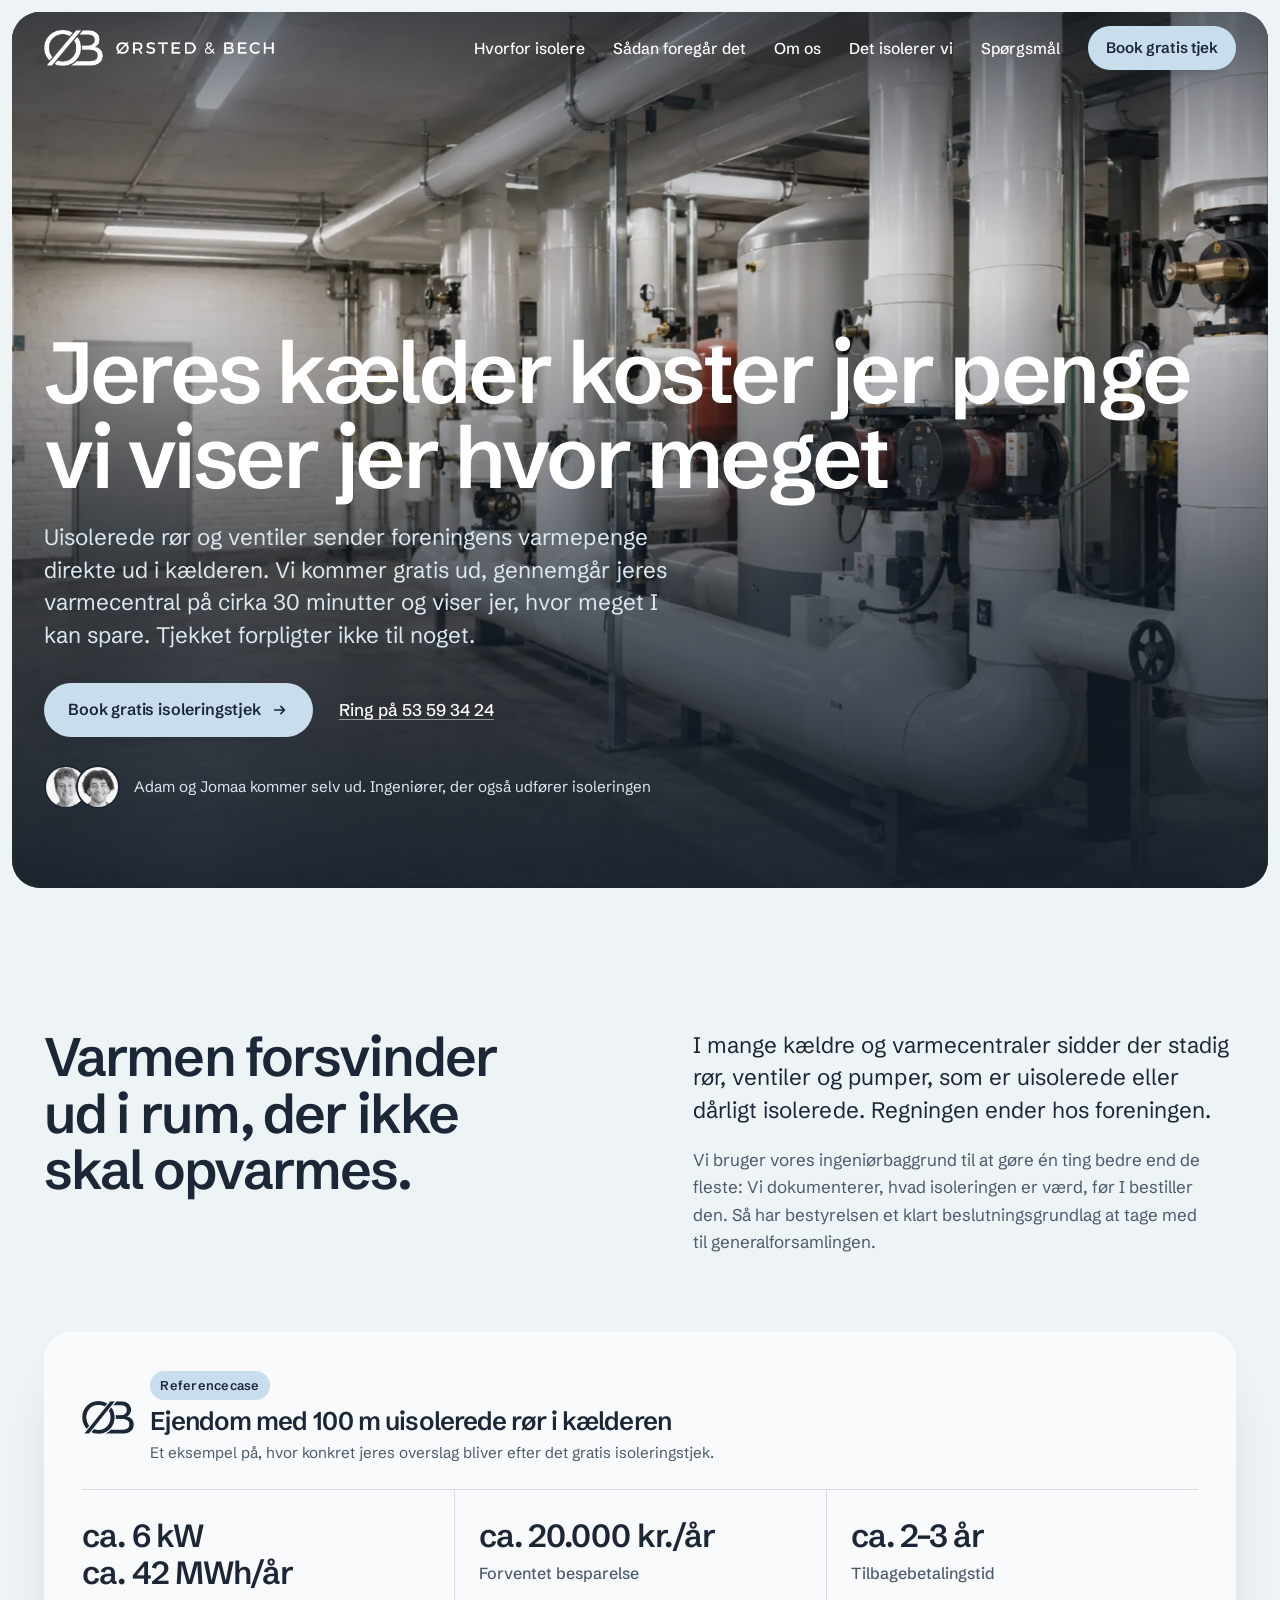
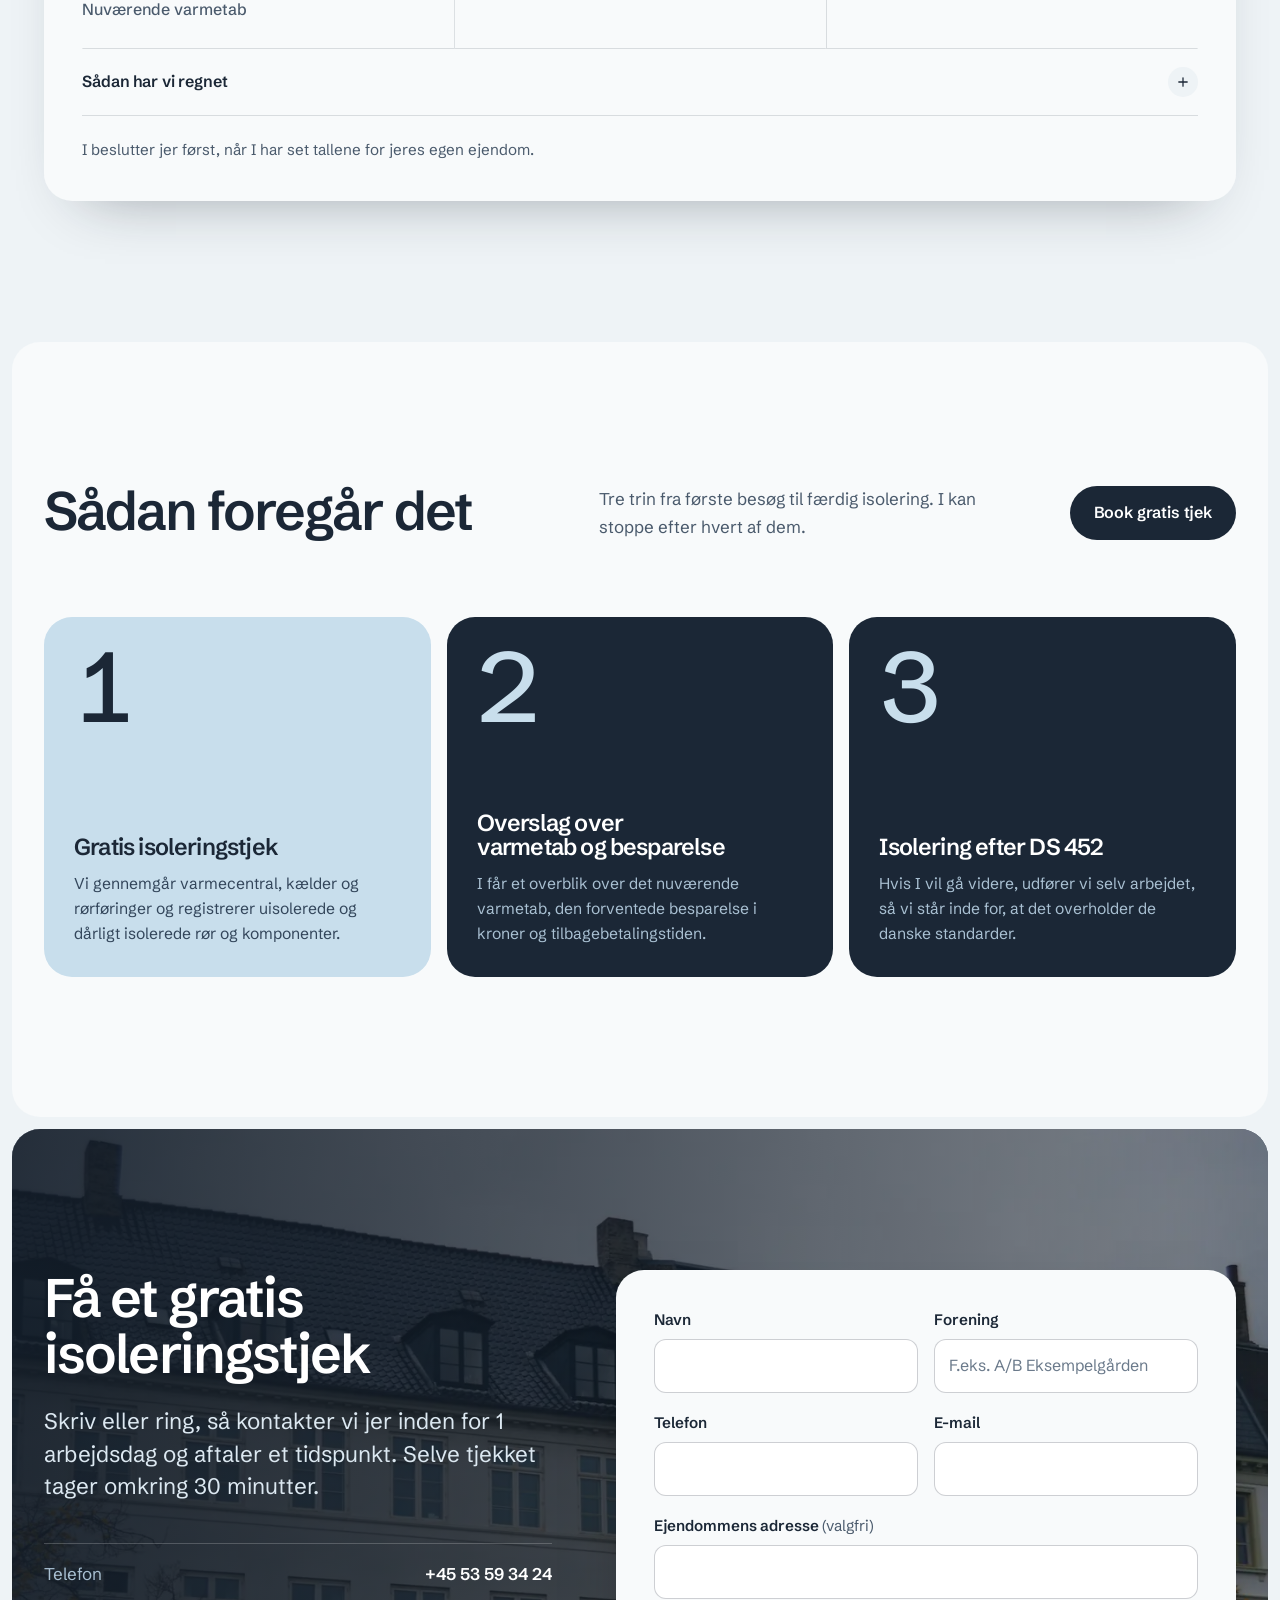
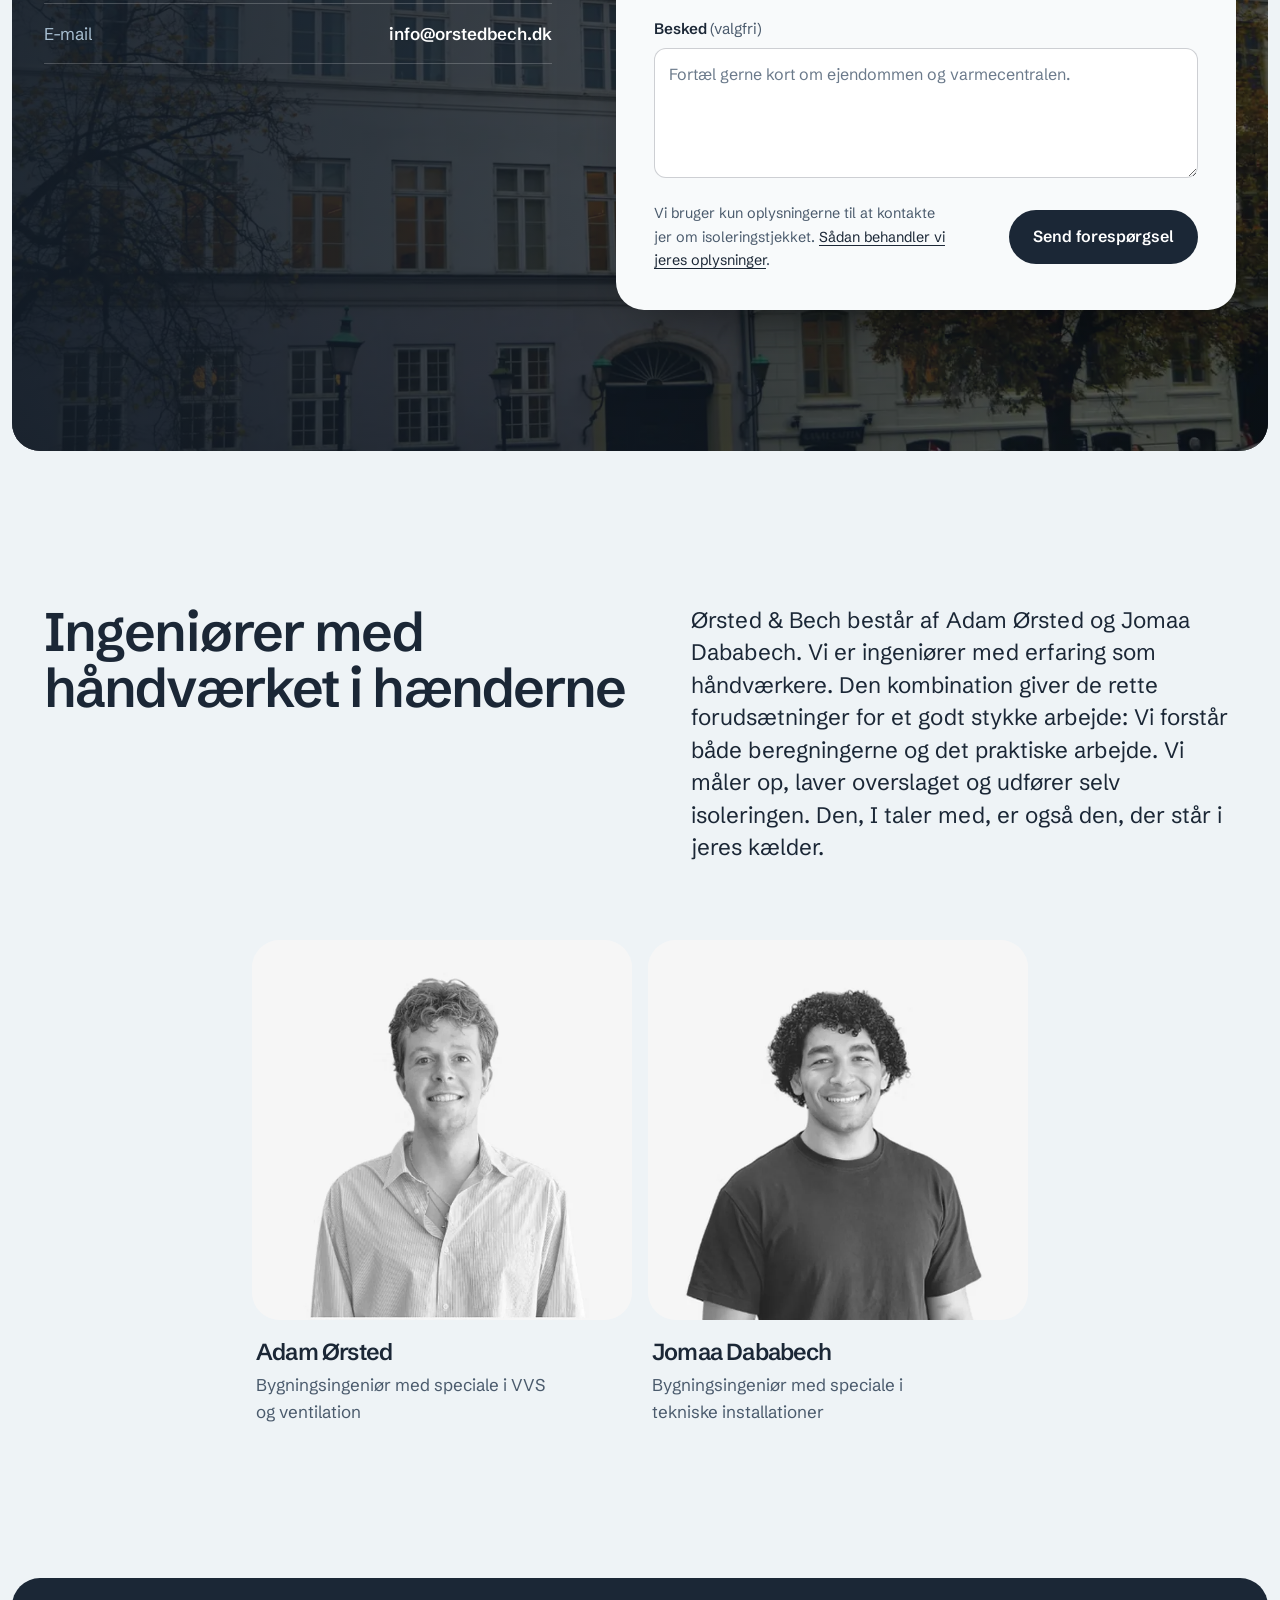
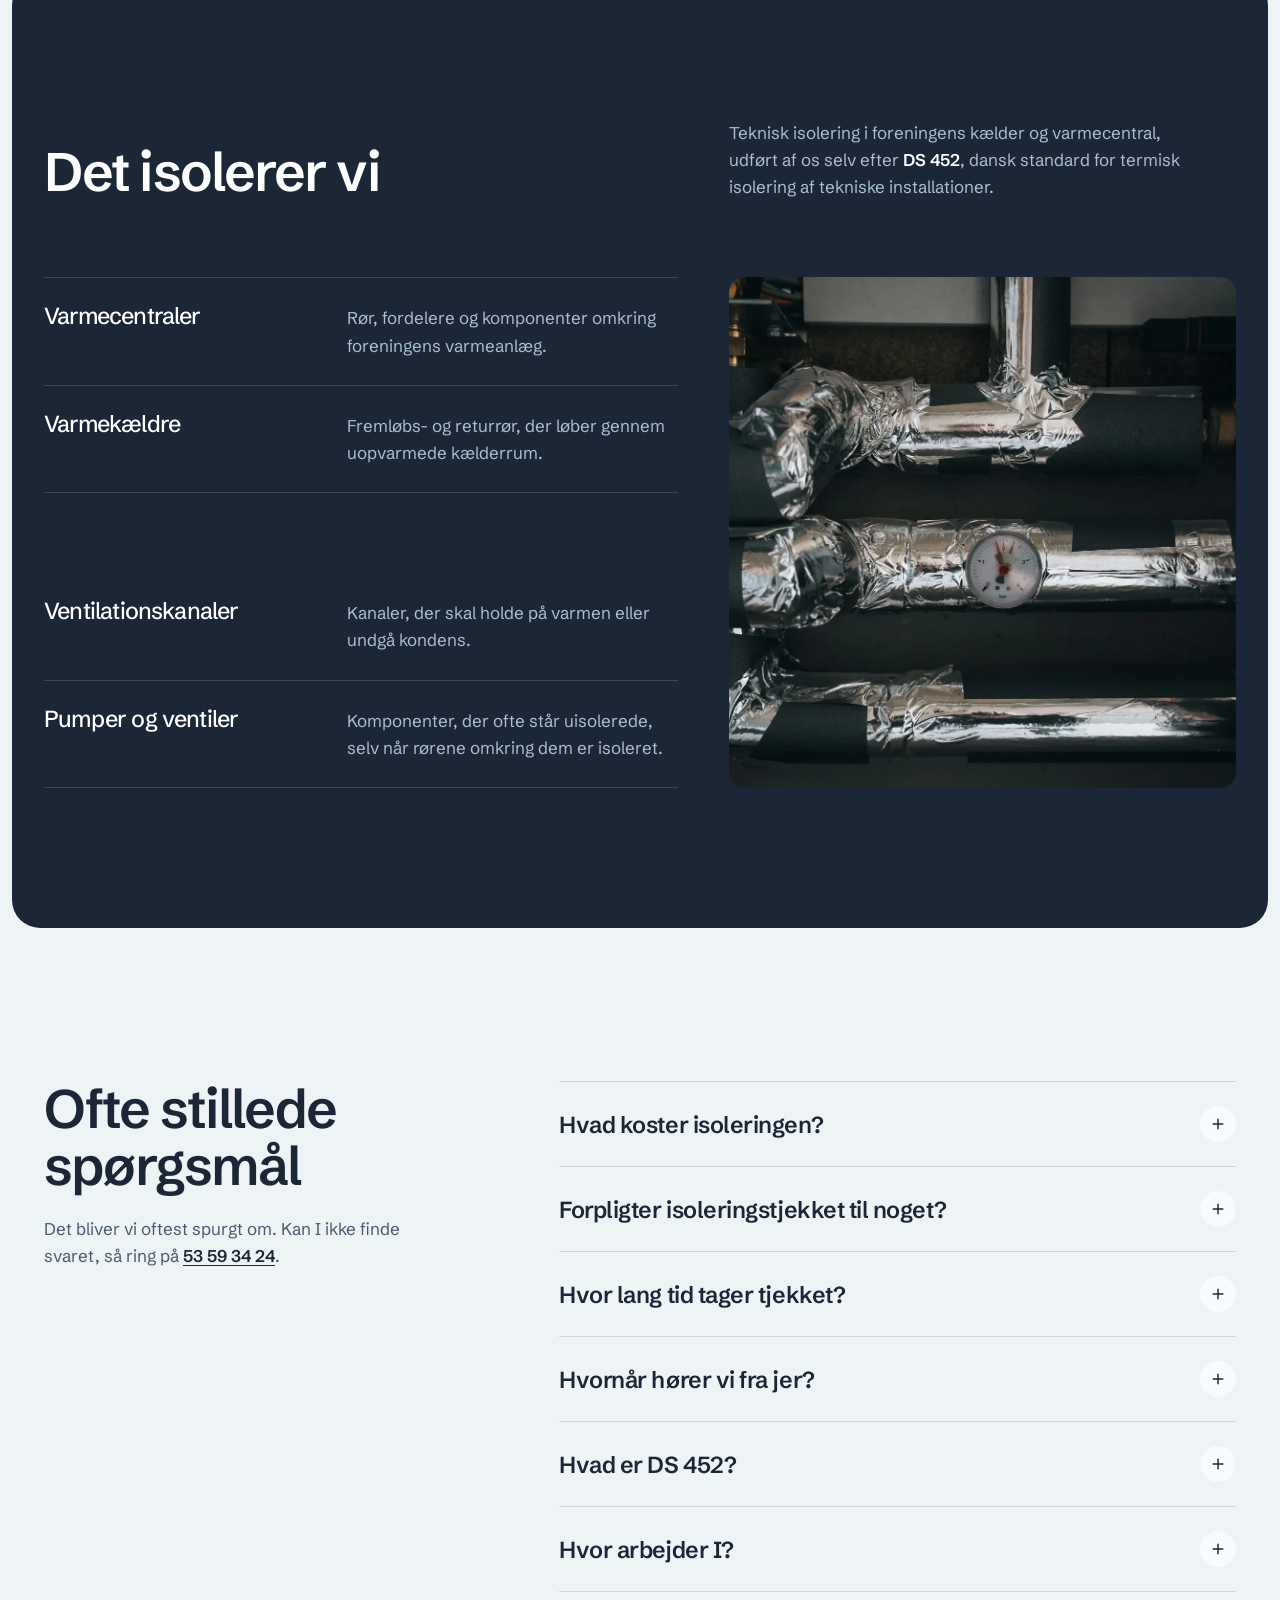
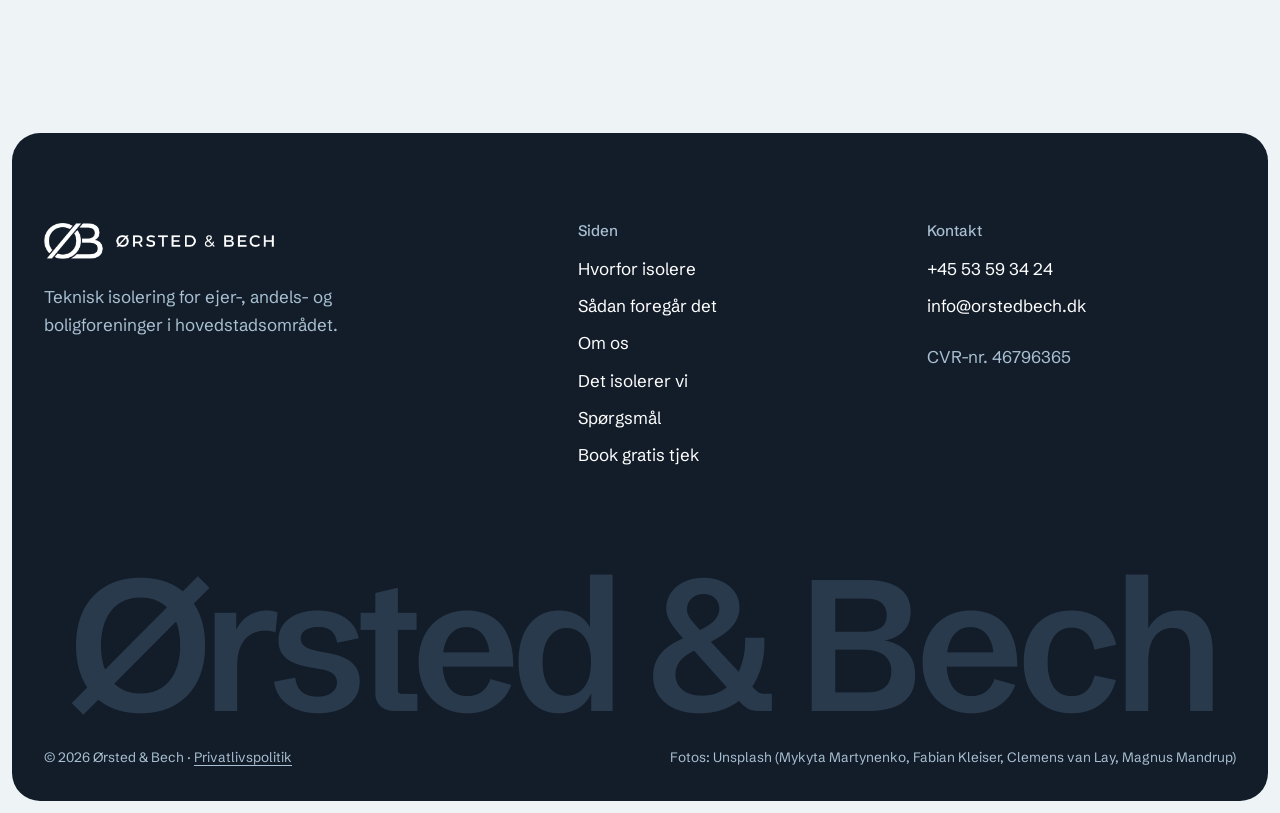
<file: index.html>
<!doctype html>
<html lang="da">
<head>
  <meta charset="utf-8">
  <meta name="viewport" content="width=device-width, initial-scale=1, viewport-fit=cover">
  <title>Ørsted & Bech · Teknisk isolering for foreninger i hovedstadsområdet</title>
  <meta name="description" content="Ørsted & Bech isolerer varmecentraler, rør, pumper, ventiler og ventilationskanaler for ejer-, andels- og boligforeninger i hovedstadsområdet. Gratis isoleringstjek med overslag over varmetab og besparelse.">
  <meta name="theme-color" content="#1B2736">
  <meta property="og:title" content="Ørsted & Bech · Se besparelsen, før I beslutter jer">
  <meta property="og:description" content="Gratis isoleringstjek med overslag over varmetab, besparelse og tilbagebetalingstid. Isolering efter DS 452.">
  <meta property="og:type" content="website">
  <meta property="og:url" content="https://orstedbech.dk/">
  <meta property="og:image" content="https://orstedbech.dk/assets/img/og-billede.jpg">
  <meta property="og:image:width" content="1200">
  <meta property="og:image:height" content="630">
  <meta property="og:locale" content="da_DK">
  <link rel="canonical" href="https://orstedbech.dk/">
  <link rel="icon" type="image/png" href="assets/img/favicon.png">
  <link rel="preload" href="assets/fonts/schibsted-grotesk-latin.woff2" as="font" type="font/woff2" crossorigin>
  <link rel="stylesheet" href="assets/css/styles.css?v=20261001a">
  <script type="application/ld+json">
  {
    "@context": "https://schema.org",
    "@type": "LocalBusiness",
    "name": "Ørsted & Bech",
    "description": "Teknisk isolering af varmecentraler, varmekældre, VVS-rør, ventilationskanaler, pumper og ventiler for ejer-, andels- og boligforeninger.",
    "telephone": "+45 53 59 34 24",
    "email": "info@orstedbech.dk",
    "url": "https://orstedbech.dk/",
    "areaServed": "Hovedstadsområdet",
    "slogan": "Se besparelsen, før I beslutter jer."
  }
  </script>
</head>
<body>
  <a class="skip" href="#indhold">Spring til indhold</a>

  <header class="site-header" data-header>
    <div class="site-header__inner">
      <a class="brand" href="#top" aria-label="Ørsted & Bech, til toppen">
        <img class="brand__light" src="assets/img/logo-lockup-hvid.png" alt="" width="757" height="120">
        <img class="brand__dark" src="assets/img/logo-lockup-navy.png" alt="" width="757" height="120">
      </a>
      <button class="menu-toggle" type="button" aria-expanded="false" aria-controls="hovedmenu" data-menu-toggle>
        <span class="menu-toggle__label">Menu</span>
        <svg viewBox="0 0 24 24" width="22" height="22" aria-hidden="true"><path d="M3 7h18M3 12h18M3 17h18" fill="none" stroke="currentColor" stroke-width="1.8" stroke-linecap="round"/></svg>
      </button>
      <nav class="nav" id="hovedmenu" aria-label="Hovedmenu" data-menu>
        <a href="#hvorfor">Hvorfor isolere</a>
        <a href="#saadan">Sådan foregår det</a>
        <a href="#om-os">Om os</a>
        <a href="#ydelser">Det isolerer vi</a>
        <a href="#spoergsmaal">Spørgsmål</a>
        <a class="btn btn--ice btn--sm" href="#book">Book gratis tjek</a>
      </nav>
    </div>
  </header>

  <main id="indhold">
    <!-- Hero -->
    <section class="hero" id="top">
      <div class="hero__frame">
        <img class="hero__img" src="assets/img/varmecentral.webp" alt="Varmecentral i en kælder med hvidt isolerede rør, pumper og ventiler" width="1672" height="941" fetchpriority="high">
        <div class="hero__scrim" aria-hidden="true"></div>
        <div class="hero__content">
          <h1 class="hero__title">Jeres kælder koster jer&nbsp;penge<br> vi viser jer hvor&nbsp;meget</h1>
          <p class="hero__lead">Uisolerede rør og ventiler sender foreningens varmepenge direkte ud i kælderen. Vi kommer gratis ud, gennemgår jeres varmecentral på cirka 30 minutter og viser jer, hvor meget I kan spare. Tjekket forpligter ikke til noget.</p>
          <div class="hero__actions">
            <a class="btn btn--ice" href="#book">Book gratis isoleringstjek
              <svg viewBox="0 0 20 20" width="18" height="18" aria-hidden="true"><path d="M4 10h11m-4-4 4 4-4 4" fill="none" stroke="currentColor" stroke-width="1.8" stroke-linecap="round" stroke-linejoin="round"/></svg>
            </a>
            <a class="link-light" href="tel:+4553593424">Ring på 53 59 34 24</a>
          </div>
          <a class="hero__people" href="#om-os">
            <span class="hero__faces" aria-hidden="true">
              <img src="assets/img/adam-lille.webp" alt="" width="96" height="96">
              <img src="assets/img/jomaa-lille.webp" alt="" width="96" height="96">
            </span>
            <span>Adam og Jomaa kommer selv ud. Ingeniører, der også udfører isoleringen</span>
          </a>
        </div>
      </div>
    </section>

    <!-- Hvorfor isolere + overslag -->
    <section class="section problem" id="hvorfor">
      <div class="container problem__grid">
        <div class="problem__text">
          <h2 class="h2">Varmen forsvinder ud i rum, der ikke skal opvarmes.</h2>
          <p class="lede">I mange kældre og varmecentraler sidder der stadig rør, ventiler og pumper, som er uisolerede eller dårligt isolerede. Regningen ender hos foreningen.</p>
          <p>Vi bruger vores ingeniørbaggrund til at gøre én ting bedre end de fleste: Vi dokumenterer, hvad isoleringen er værd, før I bestiller den. Så har bestyrelsen et klart beslutningsgrundlag at tage med til generalforsamlingen.</p>
        </div>

        <article class="estimate" aria-labelledby="overslag-titel" data-estimate>
          <header class="estimate__head">
            <img src="assets/img/monogram-navy.png" alt="" width="194" height="120">
            <div>
              <p class="estimate__eyebrow">Referencecase</p>
              <h3 id="overslag-titel">Ejendom med 100&nbsp;m uisolerede rør i kælderen</h3>
              <p>Et eksempel på, hvor konkret jeres overslag bliver efter det gratis isoleringstjek.</p>
            </div>
          </header>
          <dl class="estimate__rows">
            <div class="estimate__row">
              <dt>Nuværende varmetab</dt>
              <dd><span>ca.&nbsp;6&nbsp;kW</span> <span>ca.&nbsp;42&nbsp;MWh/år</span></dd>
            </div>
            <div class="estimate__row">
              <dt>Forventet besparelse</dt>
              <dd><span>ca.&nbsp;20.000&nbsp;kr./år</span></dd>
            </div>
            <div class="estimate__row">
              <dt>Tilbagebetalingstid</dt>
              <dd><span>ca.&nbsp;2–3&nbsp;år</span></dd>
            </div>
          </dl>
          <details class="calc">
            <summary>Sådan har vi regnet</summary>
            <div class="calc__body">
              <ol class="calc__steps">
                <li>
                  <h4>Pris på varme</h4>
                  <p>HOFOR's energipris 2026: 785,76&nbsp;kr./MWh inkl. moms (628,61&nbsp;kr. ekskl. moms). Vi regner med prisen inkl. moms: ≈ 0,79&nbsp;kr./kWh.</p>
                  <p>Kun energiprisen påvirkes af isolering. Effektbetalingen er fast og ændres ikke.</p>
                </li>
                <li>
                  <h4>Varmetab fra uisoleret rør</h4>
                  <p>Typisk stålrør Ø48&nbsp;mm, vandtemperatur 55–60&nbsp;°C, kældertemperatur 15–20&nbsp;°C: ca. 60&nbsp;W pr. meter.</p>
                </li>
                <li>
                  <h4>Varmetab efter isolering</h4>
                  <p>Med 40&nbsp;mm rørskål (mineraluld): ca. 8–10&nbsp;W pr. meter. Et uisoleret rør taber altså ca. 6–7 gange så meget som et isoleret.</p>
                </li>
                <li>
                  <h4>Besparelse pr. meter</h4>
                  <p>60&nbsp;W − ca. 10&nbsp;W = ca. 50&nbsp;W sparet pr. meter.</p>
                  <p>Ca. 50&nbsp;W × ca. 7.000 driftstimer/år ≈ 350&nbsp;kWh/m (brutto).</p>
                  <p>Konservativt regnet med 250&nbsp;kWh/m/år, fordi en del af varmetabet i praksis kommer bygningen til gode.</p>
                  <p>250&nbsp;kWh × 0,79&nbsp;kr. ≈ 200&nbsp;kr. pr. meter pr. år.</p>
                </li>
                <li>
                  <h4>Eksempel med 100&nbsp;m</h4>
                  <p>100&nbsp;m × 60&nbsp;W ≈ 6&nbsp;kW løbende tab. Over ca. 7.000 driftstimer giver det ca. 42&nbsp;MWh om året.</p>
                  <p>100&nbsp;m × 250&nbsp;kWh × 0,79&nbsp;kr. ≈ 20.000&nbsp;kr. om året.</p>
                  <p>En tilbagebetalingstid på 2–3 år svarer til en samlet pris for isoleringen på ca. 40.000–60.000&nbsp;kr.</p>
                </li>
              </ol>
              <h4>Antagelser og forudsætninger</h4>
              <ul>
                <li>Tallene er et eksempel. Jeres overslag bygger på det, vi måler og registrerer ved isoleringstjekket.</li>
                <li>Rørene er i drift ca. 7.000 timer om året (rumvarme og varmt brugsvand).</li>
                <li>Priserne er HOFOR's energipris for 2026 inkl. moms. Andre forsyninger og senere prisændringer giver andre tal.</li>
                <li>Eksemplet omfatter kun rør. Uisolerede pumper, ventiler og fordelere regnes med i jeres overslag, hvis de findes.</li>
                <li>Isoleringen udføres efter DS&nbsp;452.</li>
              </ul>
              <h4>Referencer</h4>
              <ul>
                <li>HOFOR: Priser på fjernvarme 2026</li>
                <li>DS&nbsp;452: Termisk isolering af tekniske installationer</li>
                <li>Producenternes tabelværdier for varmetab fra rør og rørskåle af mineraluld</li>
              </ul>
            </div>
          </details>
          <p class="estimate__foot">I beslutter jer først, når I har set tallene for jeres egen ejendom.</p>
        </article>
      </div>
    </section>

    <!-- Sådan foregår det -->
    <section class="section steps" id="saadan">
      <div class="container">
        <div class="section-head">
          <h2 class="h2">Sådan foregår det</h2>
          <p>Tre trin fra første besøg til færdig isolering. I kan stoppe efter hvert af dem.</p>
          <a class="btn btn--navy" href="#book">Book gratis tjek</a>
        </div>

        <ol class="steps__list">
          <li class="step step--ice">
            <span class="step__num" aria-hidden="true">1</span>
            <h3>Gratis isoleringstjek</h3>
            <p>Vi gennemgår varmecentral, kælder og rørføringer og registrerer uisolerede og dårligt isolerede rør og komponenter.</p>
          </li>
          <li class="step">
            <span class="step__num" aria-hidden="true">2</span>
            <h3>Overslag over varmetab og besparelse</h3>
            <p>I får et overblik over det nuværende varmetab, den forventede besparelse i kroner og tilbagebetalingstiden.</p>
          </li>
          <li class="step">
            <span class="step__num" aria-hidden="true">3</span>
            <h3>Isolering efter DS&nbsp;452</h3>
            <p>Hvis I vil gå videre, udfører vi selv arbejdet, så vi står inde for, at det overholder de danske standarder.</p>
          </li>
        </ol>
      </div>
    </section>

    <!-- Book -->
    <section class="book" id="book">
      <div class="book__frame">
        <img class="book__img" src="assets/img/boligforening.webp" alt="Klassisk københavnsk etageejendom" width="1600" height="1064" loading="lazy">
        <div class="book__scrim" aria-hidden="true"></div>
        <div class="book__inner">
          <div class="book__intro">
            <h2 class="h2">Få et gratis isoleringstjek</h2>
            <p>Skriv eller ring, så kontakter vi jer inden for 1 arbejdsdag og aftaler et tidspunkt. Selve tjekket tager omkring 30 minutter.</p>
            <ul class="book__direct">
              <li><span>Telefon</span><a href="tel:+4553593424">+45 53 59 34 24</a></li>
              <li><span>E-mail</span><a href="mailto:info@orstedbech.dk">info@orstedbech.dk</a></li>
            </ul>
          </div>

          <form class="form" action="https://formspree.io/f/xrpbkryl" method="POST" novalidate data-form data-lead-url="https://script.google.com/macros/s/AKfycbxzsEdtL4rJVyaYGpOqWmy1oLwI_-w2rNzSXJs-hGV1kxwXe87tg3qIetBsJvtT7CWb/exec">
            <div class="form__grid">
              <div class="field">
                <label for="f-navn">Navn</label>
                <input id="f-navn" name="navn" type="text" autocomplete="name" required>
                <p class="field__error" id="f-navn-fejl" hidden>Skriv dit navn.</p>
              </div>
              <div class="field">
                <label for="f-forening">Forening</label>
                <input id="f-forening" name="forening" type="text" autocomplete="organization" required placeholder="F.eks. A/B Eksempelgården">
                <p class="field__error" id="f-forening-fejl" hidden>Skriv foreningens navn.</p>
              </div>
              <div class="field">
                <label for="f-telefon">Telefon</label>
                <input id="f-telefon" name="telefon" type="tel" autocomplete="tel" inputmode="tel" required>
                <p class="field__error" id="f-telefon-fejl" hidden>Skriv et telefonnummer, vi kan ringe til.</p>
              </div>
              <div class="field">
                <label for="f-email">E-mail</label>
                <input id="f-email" name="email" type="email" autocomplete="email" required>
                <p class="field__error" id="f-email-fejl" hidden>Skriv en gyldig e-mailadresse.</p>
              </div>
              <div class="field field--wide">
                <label for="f-adresse">Ejendommens adresse <span class="optional">(valgfri)</span></label>
                <input id="f-adresse" name="adresse" type="text" autocomplete="street-address">
              </div>
              <div class="field field--wide">
                <label for="f-besked">Besked <span class="optional">(valgfri)</span></label>
                <textarea id="f-besked" name="besked" rows="4" placeholder="Fortæl gerne kort om ejendommen og varmecentralen."></textarea>
              </div>
            </div>
            <input type="text" name="_gotcha" class="hp" tabindex="-1" autocomplete="off" aria-hidden="true">
            <input type="hidden" name="_subject" value="Ny forespørgsel om gratis isoleringstjek">
            <div class="form__foot">
              <p class="form__note">Vi bruger kun oplysningerne til at kontakte jer om isoleringstjekket. <a href="privatliv.html">Sådan behandler vi jeres oplysninger</a>.</p>
              <button class="btn btn--ice" type="submit" data-submit>Send forespørgsel</button>
            </div>
            <p class="form__status" role="status" aria-live="polite" data-status></p>
          </form>
        </div>
      </div>
    </section>

    <!-- Om os -->
    <section class="section about" id="om-os">
      <div class="container">
        <div class="section-head section-head--split">
          <h2 class="h2">Ingeniører med håndværket i hænderne</h2>
          <p>Ørsted &amp; Bech består af Adam Ørsted og Jomaa Dababech. Vi er ingeniører med erfaring som håndværkere. Den kombination giver de rette forudsætninger for et godt stykke arbejde: Vi forstår både beregningerne og det praktiske arbejde. Vi måler op, laver overslaget og udfører selv isoleringen. Den, I taler med, er også den, der står i jeres kælder.</p>
        </div>

        <div class="people">
          <figure class="person">
            <div class="person__img"><img src="assets/img/adam.webp" alt="Portræt af Adam Ørsted" width="700" height="700" loading="lazy"></div>
            <figcaption>
              <h3>Adam Ørsted</h3>
              <p>Bygningsingeniør med speciale i VVS og ventilation</p>
            </figcaption>
          </figure>
          <figure class="person">
            <div class="person__img"><img src="assets/img/jomaa.webp" alt="Portræt af Jomaa Dababech" width="700" height="700" loading="lazy"></div>
            <figcaption>
              <h3>Jomaa Dababech</h3>
              <p>Bygningsingeniør med speciale i tekniske installationer</p>
            </figcaption>
          </figure>
        </div>
      </div>
    </section>

    <!-- Ydelser -->
    <section class="section services" id="ydelser">
      <div class="container">
        <div class="services__top">
          <h2 class="h2">Det isolerer vi</h2>
          <p>Teknisk isolering i foreningens kælder og varmecentral, udført af os selv efter <strong>DS&nbsp;452</strong>, dansk standard for termisk isolering af tekniske installationer.</p>
        </div>

        <div class="services__grid">
          <ul class="services__list">
            <li><h3>Varmecentraler</h3><p>Rør, fordelere og komponenter omkring foreningens varmeanlæg.</p></li>
            <li><h3>Varmekældre</h3><p>Fremløbs- og returrør, der løber gennem uopvarmede kælderrum.</p></li>
            <li><h3>VVS-rør</h3><p>Rør til varme og varmt brugsvand.</p></li>
            <li><h3>Ventilationskanaler</h3><p>Kanaler, der skal holde på varmen eller undgå kondens.</p></li>
            <li><h3>Pumper og ventiler</h3><p>Komponenter, der ofte står uisolerede, selv når rørene omkring dem er isoleret.</p></li>
          </ul>
          <figure class="services__photo">
            <img src="assets/img/roer-isolering.webp" alt="Isolerede rør med manometer i et teknikrum" width="1600" height="1067" loading="lazy">
          </figure>
        </div>
      </div>
    </section>
    <!-- Spørgsmål -->
    <section class="section faq" id="spoergsmaal">
      <div class="container faq__grid">
        <div class="faq__intro">
          <h2 class="h2">Ofte stillede spørgsmål</h2>
          <p>Det bliver vi oftest spurgt om. Kan I ikke finde svaret, så ring på <a href="tel:+4553593424">53&nbsp;59&nbsp;34&nbsp;24</a>.</p>
        </div>
        <div class="faq__list">
          <details class="faq__item">
            <summary>Hvad koster isoleringen?</summary>
            <p>Det afhænger af omfanget. Efter det gratis isoleringstjek får I et prisestimat sammen med overslaget over varmetab og besparelse, så I kan se både prisen og besparelsen, før I beslutter jer.</p>
          </details>
          <details class="faq__item">
            <summary>Forpligter isoleringstjekket til noget?</summary>
            <p>Nej. Tjekket er gratis, og I bestemmer selv, om I vil gå videre, når I har set overslaget.</p>
          </details>
          <details class="faq__item">
            <summary>Hvor lang tid tager tjekket?</summary>
            <p>Omkring 30 minutter. Vi gennemgår varmecentral, kælder og rørføringer, så vi skal have adgang til de rum.</p>
          </details>
          <details class="faq__item">
            <summary>Hvornår hører vi fra jer?</summary>
            <p>Vi kontakter jer inden for 1 arbejdsdag efter, at I har sendt en forespørgsel, og aftaler et tidspunkt, der passer jer.</p>
          </details>
          <details class="faq__item">
            <summary>Hvad er DS&nbsp;452?</summary>
            <p>DS 452 er den danske standard for termisk isolering af tekniske installationer. Vi udfører selv arbejdet efter den, så vi står inde for, at isoleringen lever op til den.</p>
          </details>
          <details class="faq__item">
            <summary>Hvor arbejder I?</summary>
            <p>I hovedstadsområdet. Vi arbejder for ejerforeninger, andelsboligforeninger og boligforeninger.</p>
          </details>
        </div>
      </div>
    </section>

  </main>

  <footer class="footer">
    <div class="container">
      <div class="footer__grid">
        <div class="footer__col">
          <img class="footer__logo" src="assets/img/logo-lockup-hvid.png" alt="Ørsted & Bech" width="757" height="120" loading="lazy">
          <p>Teknisk isolering for ejer-, andels- og boligforeninger i hovedstadsområdet.</p>
        </div>
        <nav class="footer__col" aria-label="Sidefod">
          <h2>Siden</h2>
          <a href="#hvorfor">Hvorfor isolere</a>
          <a href="#saadan">Sådan foregår det</a>
          <a href="#om-os">Om os</a>
          <a href="#ydelser">Det isolerer vi</a>
          <a href="#spoergsmaal">Spørgsmål</a>
          <a href="#book">Book gratis tjek</a>
        </nav>
        <div class="footer__col">
          <h2>Kontakt</h2>
          <a href="tel:+4553593424">+45 53 59 34 24</a>
          <a href="mailto:info@orstedbech.dk">info@orstedbech.dk</a>
          <p class="footer__cvr">CVR-nr. 46796365</p>
        </div>
      </div>
      <p class="footer__word" aria-hidden="true">Ørsted &amp; Bech</p>
      <div class="footer__base">
        <p>© <span data-year>2026</span> Ørsted &amp; Bech · <a href="privatliv.html">Privatlivspolitik</a></p>
        <p>Fotos: Unsplash (Mykyta Martynenko, Fabian Kleiser, Clemens van Lay, Magnus Mandrup)</p>
      </div>
    </div>
  </footer>

  <div class="action-bar" data-action-bar>
    <a class="action-bar__call" href="tel:+4553593424">
      <svg viewBox="0 0 24 24" width="18" height="18" aria-hidden="true"><path d="M5 4h4l2 5-2.5 1.5a11 11 0 0 0 5 5L15 13l5 2v4a2 2 0 0 1-2 2A16 16 0 0 1 3 6a2 2 0 0 1 2-2" fill="none" stroke="currentColor" stroke-width="1.8" stroke-linejoin="round"/></svg>
      Ring
    </a>
    <a class="action-bar__book" href="#book">Book gratis tjek</a>
  </div>

  <script src="assets/js/main.js?v=20261001a" defer></script>
</body>
</html>
</file>
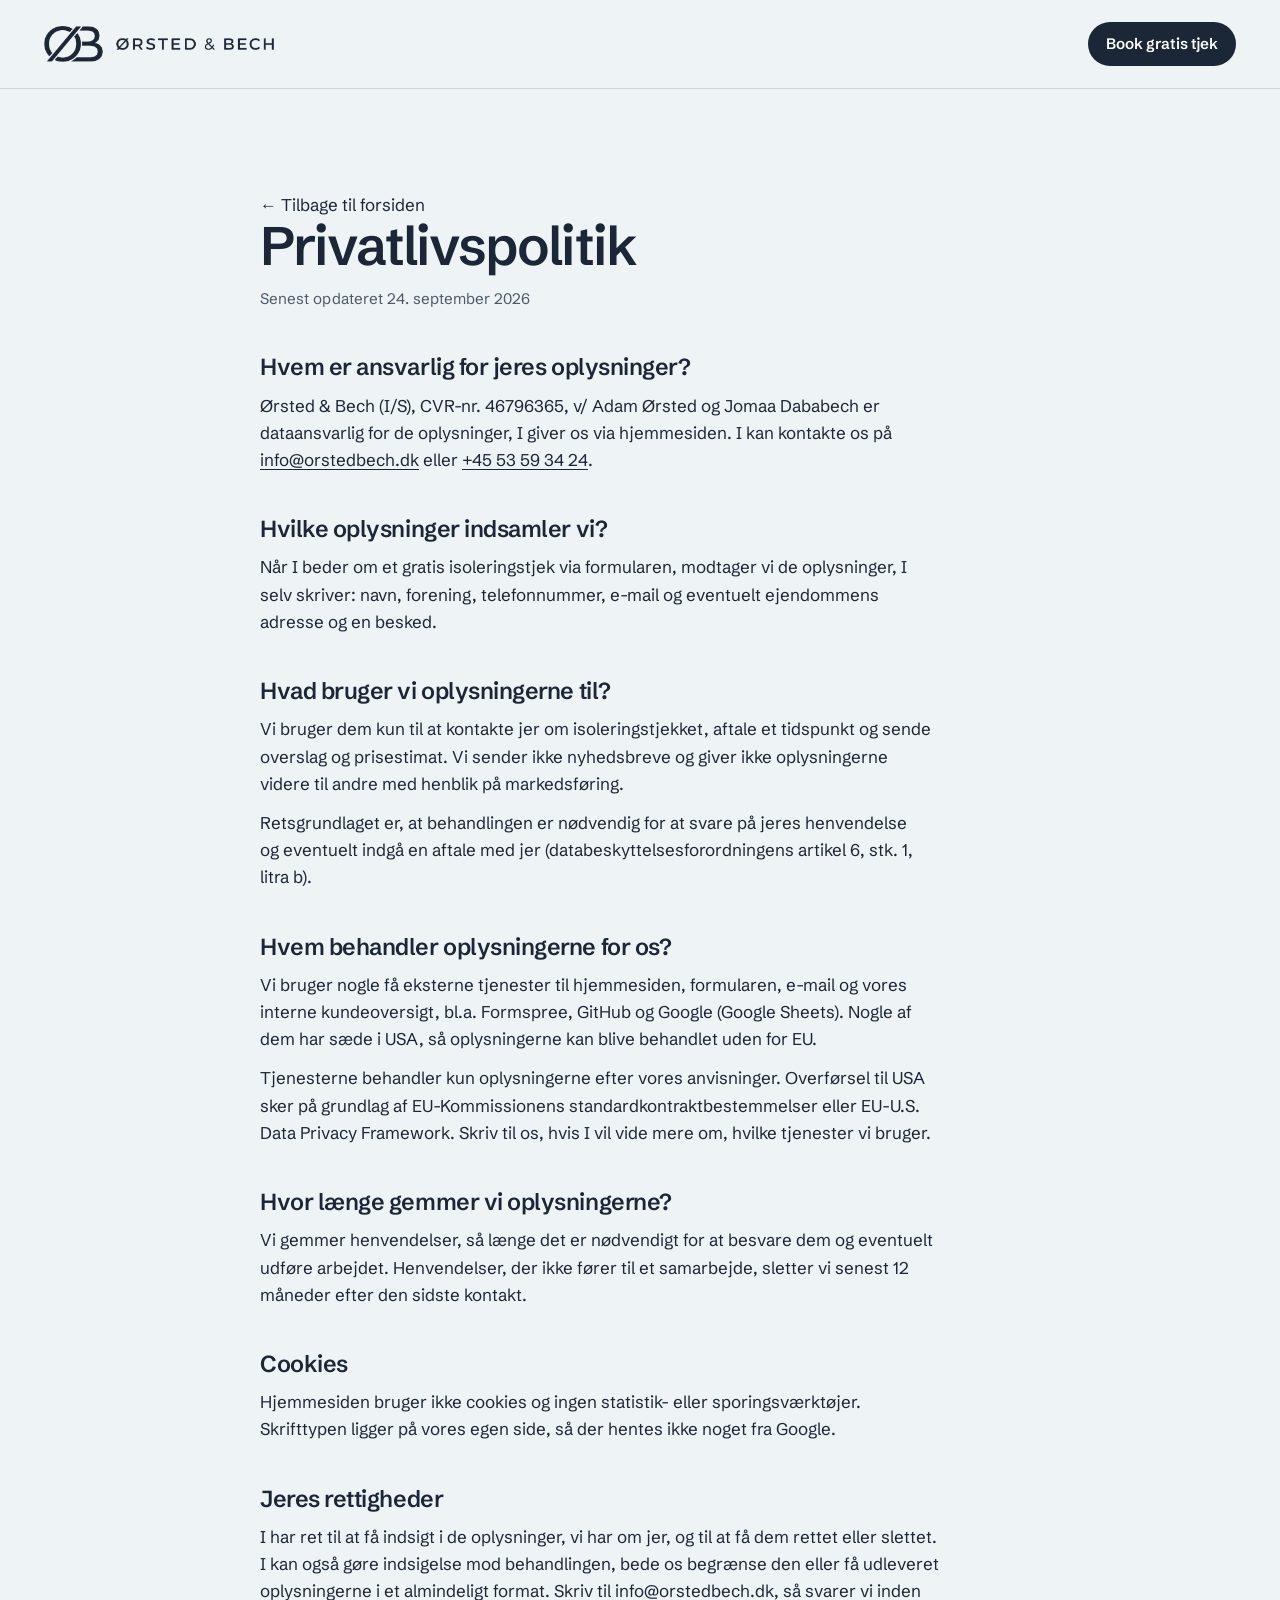
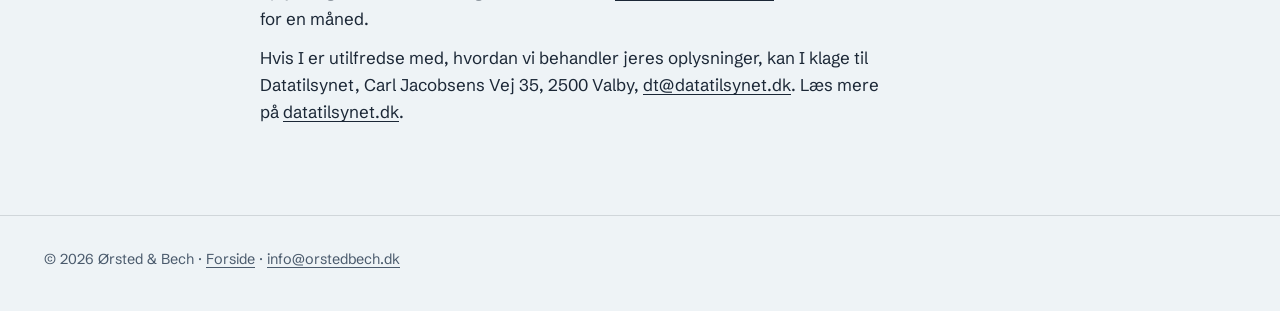
<file: privatliv.html>
<!doctype html>
<html lang="da">
<head>
  <meta charset="utf-8">
  <meta name="viewport" content="width=device-width, initial-scale=1, viewport-fit=cover">
  <title>Privatlivspolitik · Ørsted & Bech</title>
  <meta name="description" content="Sådan behandler Ørsted & Bech de oplysninger, I sender via hjemmesidens formular.">
  <meta name="theme-color" content="#EEF3F6">
  <meta property="og:title" content="Privatlivspolitik · Ørsted & Bech">
  <meta property="og:description" content="Sådan behandler Ørsted & Bech de oplysninger, I sender via hjemmesidens formular.">
  <meta property="og:type" content="website">
  <meta property="og:url" content="https://orstedbech.dk/privatliv.html">
  <meta property="og:image" content="https://orstedbech.dk/assets/img/og-billede.jpg">
  <meta property="og:image:width" content="1200">
  <meta property="og:image:height" content="630">
  <meta property="og:locale" content="da_DK">
  <link rel="canonical" href="https://orstedbech.dk/privatliv.html">
  <link rel="icon" type="image/png" href="assets/img/favicon.png">
  <link rel="preload" href="assets/fonts/schibsted-grotesk-latin.woff2" as="font" type="font/woff2" crossorigin>
  <link rel="stylesheet" href="assets/css/styles.css?v=20261001a">
</head>
<body class="legal-page">
  <header class="legal-header">
    <div class="container legal-header__inner">
      <a class="brand" href="index.html" aria-label="Ørsted & Bech, til forsiden">
        <img src="assets/img/logo-lockup-navy.png" alt="" width="757" height="120">
      </a>
      <a class="btn btn--navy btn--sm" href="index.html#book">Book gratis tjek</a>
    </div>
  </header>

  <main class="container legal">
    <p class="legal__back"><a href="index.html">← Tilbage til forsiden</a></p>
    <h1 class="h2">Privatlivspolitik</h1>
    <p class="legal__updated">Senest opdateret 24. september 2026</p>

    <h2>Hvem er ansvarlig for jeres oplysninger?</h2>
    <p>Ørsted &amp; Bech (I/S), CVR-nr. 46796365, v/ Adam Ørsted og Jomaa Dababech er dataansvarlig for de oplysninger, I giver os via hjemmesiden. I kan kontakte os på <a href="mailto:info@orstedbech.dk">info@orstedbech.dk</a> eller <a href="tel:+4553593424">+45 53 59 34 24</a>.</p>

    <h2>Hvilke oplysninger indsamler vi?</h2>
    <p>Når I beder om et gratis isoleringstjek via formularen, modtager vi de oplysninger, I selv skriver: navn, forening, telefonnummer, e-mail og eventuelt ejendommens adresse og en besked.</p>

    <h2>Hvad bruger vi oplysningerne til?</h2>
    <p>Vi bruger dem kun til at kontakte jer om isoleringstjekket, aftale et tidspunkt og sende overslag og prisestimat. Vi sender ikke nyhedsbreve og giver ikke oplysningerne videre til andre med henblik på markedsføring.</p>
    <p>Retsgrundlaget er, at behandlingen er nødvendig for at svare på jeres henvendelse og eventuelt indgå en aftale med jer (databeskyttelsesforordningens artikel 6, stk. 1, litra b).</p>

    <h2>Hvem behandler oplysningerne for os?</h2>
    <p>Vi bruger nogle få eksterne tjenester til hjemmesiden, formularen, e-mail og vores interne kundeoversigt, bl.a. Formspree, GitHub og Google (Google Sheets). Nogle af dem har sæde i USA, så oplysningerne kan blive behandlet uden for EU.</p>
    <p>Tjenesterne behandler kun oplysningerne efter vores anvisninger. Overførsel til USA sker på grundlag af EU-Kommissionens standardkontraktbestemmelser eller EU-U.S. Data Privacy Framework. Skriv til os, hvis I vil vide mere om, hvilke tjenester vi bruger.</p>

    <h2>Hvor længe gemmer vi oplysningerne?</h2>
    <p>Vi gemmer henvendelser, så længe det er nødvendigt for at besvare dem og eventuelt udføre arbejdet. Henvendelser, der ikke fører til et samarbejde, sletter vi senest 12 måneder efter den sidste kontakt.</p>

    <h2>Cookies</h2>
    <p>Hjemmesiden bruger ikke cookies og ingen statistik- eller sporingsværktøjer. Skrifttypen ligger på vores egen side, så der hentes ikke noget fra Google.</p>

    <h2>Jeres rettigheder</h2>
    <p>I har ret til at få indsigt i de oplysninger, vi har om jer, og til at få dem rettet eller slettet. I kan også gøre indsigelse mod behandlingen, bede os begrænse den eller få udleveret oplysningerne i et almindeligt format. Skriv til <a href="mailto:info@orstedbech.dk">info@orstedbech.dk</a>, så svarer vi inden for en måned.</p>
    <p>Hvis I er utilfredse med, hvordan vi behandler jeres oplysninger, kan I klage til Datatilsynet, Carl Jacobsens Vej 35, 2500 Valby, <a href="mailto:dt@datatilsynet.dk">dt@datatilsynet.dk</a>. Læs mere på <a href="https://www.datatilsynet.dk">datatilsynet.dk</a>.</p>
  </main>

  <footer class="legal-footer">
    <div class="container">
      <p>© <span data-year>2026</span> Ørsted &amp; Bech · <a href="index.html">Forside</a> · <a href="mailto:info@orstedbech.dk">info@orstedbech.dk</a></p>
    </div>
  </footer>
</body>
</html>
</file>
<file: assets/css/styles.css>
@font-face {
  font-family: "Schibsted Grotesk";
  src: url("../fonts/schibsted-grotesk-latin.woff2") format("woff2");
  font-weight: 400 900;
  font-style: normal;
  font-display: swap;
}

:root {
  --navy: #1b2736;
  --navy-deep: #131d29;
  --navy-soft: #2a3a4d;
  --ice: #c8deec;
  --ice-strong: #a9c9de;
  --ice-muted: #a9c0d2;
  --mist: #eef3f6;
  --paper: #f8fafb;
  --ink: #1b2736;
  --ink-2: #4a5a6c;
  --line: rgba(27, 39, 54, 0.14);
  --line-light: rgba(200, 222, 236, 0.18);

  --radius: 28px;
  --radius-sm: 16px;
  --gutter: clamp(16px, 3vw, 32px);
  --inset: 12px; /* gap between viewport and the rounded section plates */
  --max: 1320px;
  --section: clamp(88px, 11vw, 160px);

  --ease-out: cubic-bezier(0.16, 1, 0.3, 1);
  --ease-drawer: cubic-bezier(0.32, 0.72, 0, 1);

  --f-display: clamp(2.6rem, 1.4rem + 5vw, 5.6rem);
  --f-h2: clamp(2rem, 1.3rem + 2.6vw, 3.6rem);
  --f-h3: clamp(1.2rem, 1.05rem + 0.5vw, 1.45rem);
  --f-lede: clamp(1.15rem, 1.05rem + 0.45vw, 1.4rem);
}

*,
*::before,
*::after { box-sizing: border-box; }

html {
  scroll-behavior: smooth;
  scroll-padding-top: 88px;
  -webkit-text-size-adjust: 100%;
  -webkit-tap-highlight-color: transparent;
  scrollbar-color: var(--navy-soft) var(--mist);
  interpolate-size: allow-keywords; /* lets <details> animate to height: auto */
}

body {
  margin: 0;
  background: var(--mist);
  color: var(--ink);
  font-family: "Schibsted Grotesk", "Helvetica Neue", Arial, sans-serif;
  font-size: 1.0625rem;
  line-height: 1.6;
  font-feature-settings: "ss01";
  -webkit-font-smoothing: antialiased;
  text-rendering: optimizeLegibility;
}

::selection { background: var(--ice); color: var(--navy); }

img { display: block; max-width: 100%; height: auto; }

a { color: inherit; text-underline-offset: 0.2em; text-decoration-thickness: 1px; }

h1, h2, h3 { margin: 0; font-weight: 600; line-height: 1.05; letter-spacing: -0.035em; text-wrap: balance; }
p { margin: 0; text-wrap: pretty; }

:focus-visible {
  outline: 3px solid var(--ice-strong);
  outline-offset: 3px;
  border-radius: 6px;
}

.skip {
  position: absolute; left: 16px; top: -60px; z-index: 100;
  background: var(--navy); color: #fff; padding: 12px 18px; border-radius: 12px;
  transition: top 0.2s var(--ease-out);
}
.skip:focus { top: 16px; }

/* Content lines up on one edge: plain sections add the plate inset, containers inside plates don't */
.container {
  width: min(100% - 2 * (var(--gutter) + var(--inset)), var(--max));
  margin-inline: auto;
}
.steps .container,
.services .container,
.footer .container { width: min(100% - 2 * var(--gutter), var(--max)); container-type: inline-size; }

.section { padding-block: var(--section); }

.h2 { font-size: var(--f-h2); }

.lede { font-size: var(--f-lede); line-height: 1.45; color: var(--ink); }

/* Buttons */
.btn {
  display: inline-flex; align-items: center; gap: 10px;
  min-height: 52px; padding: 14px 24px;
  border: 0; border-radius: 999px;
  font: inherit; font-weight: 600; font-size: 1rem; letter-spacing: -0.01em;
  text-decoration: none; cursor: pointer;
  transition: background-color 0.25s var(--ease-out), color 0.25s var(--ease-out), transform 0.25s var(--ease-out), box-shadow 0.25s var(--ease-out);
}
.btn svg { transition: transform 0.3s var(--ease-out); }
.btn:active { transform: scale(0.97); transition-duration: 0.12s; }
.btn--ice { background: var(--ice); color: var(--navy); box-shadow: 0 8px 24px -12px rgba(19, 29, 41, 0.55); }
.btn--navy { background: var(--navy); color: #fff; }
.btn--sm { min-height: 42px; padding: 10px 18px; font-size: 0.95rem; }
.btn[disabled] { opacity: 0.6; cursor: progress; }

/* Touch: instant taps, no text selection on controls (content text stays selectable) */
a, button, summary { touch-action: manipulation; }
.btn, .menu-toggle, .faq__item summary, .action-bar a { -webkit-user-select: none; user-select: none; }

/* Header */
.site-header {
  position: fixed; inset: 0 0 auto 0; z-index: 50;
  padding-top: env(safe-area-inset-top, 0px);
  transition: background-color 0.35s var(--ease-out), box-shadow 0.35s var(--ease-out);
}
.site-header__inner {
  width: min(100% - 2 * (var(--gutter) + var(--inset)), var(--max));
  margin-inline: auto;
  display: flex; align-items: center; justify-content: space-between; gap: 24px;
  padding-block: 26px;
}
.brand { display: block; position: relative; width: clamp(170px, 18vw, 230px); }
.brand img { width: 100%; height: auto; transition: opacity 0.3s var(--ease-out); }
.brand__dark { position: absolute; inset: 0; opacity: 0; }

.nav { display: flex; align-items: center; gap: clamp(18px, 2.2vw, 34px); }
.nav a:not(.btn) {
  color: #fff; text-decoration: none; font-size: 0.98rem; font-weight: 500;
  padding-block: 6px; background: linear-gradient(currentColor, currentColor) 0 100% / 0 1px no-repeat;
  transition: background-size 0.35s var(--ease-out), color 0.3s var(--ease-out);
}

.menu-toggle {
  display: none; align-items: center; gap: 8px;
  min-height: 44px; padding: 8px 14px; border-radius: 999px;
  border: 1px solid rgba(255, 255, 255, 0.45); background: transparent; color: #fff;
  font: inherit; font-weight: 500; cursor: pointer;
}

.site-header.is-solid { background: rgba(238, 243, 246, 0.94); box-shadow: 0 1px 0 var(--line); backdrop-filter: saturate(1.2) blur(10px); }
.site-header.is-solid .site-header__inner { padding-block: 14px; }
.site-header.is-solid .brand__light { opacity: 0; }
.site-header.is-solid .brand__dark { opacity: 1; }
.site-header.is-solid .nav a:not(.btn) { color: var(--navy); }
.site-header.is-solid .btn--ice { background: var(--navy); color: #fff; box-shadow: none; }
.site-header.is-solid .menu-toggle { color: var(--navy); border-color: var(--line); }

/* Hero */
.hero { padding: var(--inset) var(--inset) 0; }
.hero__frame {
  position: relative; overflow: hidden; isolation: isolate;
  border-radius: var(--radius);
  min-height: min(100svh - 24px, 980px);
  min-height: max(640px, min(100svh - 24px, 980px));
  display: grid; align-items: end;
  background: var(--navy);
}
.hero__img {
  position: absolute; inset: 0; width: 100%; height: 100%; object-fit: cover; object-position: 60% 50%;
  z-index: -2; transform: scale(1.06); animation: hero-settle 2.4s var(--ease-out) forwards;
}
.hero__scrim {
  position: absolute; inset: 0; z-index: -1;
  background:
    linear-gradient(180deg, rgba(19, 29, 41, 0.62) 0%, rgba(19, 29, 41, 0) 26%),
    linear-gradient(0deg, rgba(19, 29, 41, 0.92) 0%, rgba(19, 29, 41, 0.66) 34%, rgba(19, 29, 41, 0.08) 68%);
}
.hero__content {
  width: min(100% - 2 * var(--gutter), var(--max)); margin-inline: auto;
  padding-top: 120px; /* keeps the headline clear of the fixed header on short screens */
  padding-bottom: clamp(36px, 6vw, 72px);
  color: #fff;
}
.hero__title { font-size: var(--f-display); font-weight: 600; max-width: 22ch; letter-spacing: -0.04em; line-height: 0.98; }
.hero__lead { margin-top: 22px; max-width: 46ch; font-size: var(--f-lede); line-height: 1.45; color: #dce8f1; }
.hero__actions { margin-top: 32px; display: flex; flex-wrap: wrap; align-items: center; gap: 14px 26px; }
.link-light { color: #fff; font-weight: 500; text-decoration: underline; text-decoration-color: rgba(255, 255, 255, 0.5); }

.hero__people {
  margin-top: 28px; display: inline-flex; align-items: center; gap: 14px;
  color: #dce8f1; font-size: 0.95rem; text-decoration: none;
}
.hero__faces { display: flex; flex: none; }
.hero__faces img {
  width: 44px; height: 44px; border-radius: 50%; object-fit: cover;
  border: 2px solid var(--navy); background: #f5f5f5;
}
.hero__faces img + img { margin-left: -12px; }

@keyframes hero-settle { to { transform: scale(1); } }

/* Problem + estimate */
.problem__grid { display: grid; gap: clamp(48px, 6vw, 80px); }
.problem__text { display: grid; grid-template-columns: minmax(0, 1.1fr) minmax(0, 1fr); gap: 20px clamp(28px, 4vw, 64px); align-items: start; }
.problem__text .h2 { grid-row: span 2; max-width: 16ch; }
.problem__text .lede { max-width: 40ch; }
.problem__text p:not(.lede) { max-width: 52ch; color: var(--ink-2); }

.estimate {
  width: 100%;
  background: var(--paper); border-radius: var(--radius);
  padding: clamp(24px, 3vw, 40px);
  box-shadow: 0 30px 60px -40px rgba(19, 29, 41, 0.45), 0 1px 0 rgba(255, 255, 255, 0.8) inset;
}
.estimate__head { display: flex; align-items: center; gap: 16px; padding-bottom: 24px; border-bottom: 1px solid var(--line); }
.estimate__head img { width: 52px; height: auto; }
.estimate__head h3 { font-size: 1.6rem; }
.estimate__head p { font-size: 0.95rem; color: var(--ink-2); margin-top: 6px; }
.estimate__head .estimate__eyebrow {
  display: inline-block; margin: 0 0 8px; padding: 4px 10px; border-radius: 999px;
  background: var(--ice); color: var(--navy); font-size: 0.8rem; font-weight: 600; letter-spacing: 0.02em;
}
.estimate__rows { margin: 0; display: grid; grid-template-columns: repeat(3, minmax(0, 1fr)); }
.estimate__row {
  display: flex; flex-direction: column-reverse; justify-content: flex-end; gap: 8px;
  padding: 28px 24px 28px 0; border-bottom: 1px solid var(--line);
}
.estimate__row + .estimate__row { padding-left: 24px; border-left: 1px solid var(--line); }
.estimate__row dt { font-weight: 500; font-size: 1rem; line-height: 1.3; color: var(--ink-2); }
.estimate__row dd {
  margin: 0;
  font-weight: 600; font-size: clamp(1.5rem, 1.2rem + 1vw, 2.1rem); letter-spacing: -0.03em; line-height: 1.15; color: var(--navy);
}
.estimate__row dd span { display: block; white-space: nowrap; }
.estimate__foot { margin-top: 22px; font-size: 0.95rem; color: var(--ink-2); }

/* How we calculated */
.calc { border-bottom: 1px solid var(--line); }
.calc summary {
  display: flex; justify-content: space-between; align-items: center; gap: 16px;
  padding: 18px 0; cursor: pointer; list-style: none;
  font-weight: 600; font-size: 1rem; letter-spacing: -0.01em; color: var(--navy);
}
.calc summary::-webkit-details-marker { display: none; }
.calc summary::after {
  content: ""; flex: none; width: 30px; height: 30px; border-radius: 50%;
  background: var(--mist) url("data:image/svg+xml,%3Csvg xmlns='http://www.w3.org/2000/svg' viewBox='0 0 20 20'%3E%3Cpath d='M10 4v12M4 10h12' stroke='%231b2736' stroke-width='1.8' stroke-linecap='round'/%3E%3C/svg%3E") center / 14px no-repeat;
  transition: transform 0.3s var(--ease-out), background-color 0.2s;
}
.calc[open] summary::after { transform: rotate(45deg); background-color: var(--ice); }
.calc__body { padding-bottom: 22px; font-size: 0.92rem; line-height: 1.55; color: var(--ink-2); }
.calc__body h4 { margin: 0; font-size: 0.95rem; font-weight: 600; letter-spacing: -0.01em; color: var(--ink); }
.calc__body > h4 { margin-top: 22px; }
.calc__body p + p { margin-top: 4px; }
.calc__body ul { margin: 6px 0 0; padding-left: 1.1em; }
.calc__body ul li + li { margin-top: 4px; }
.calc__steps { margin: 0; padding: 0; list-style: none; counter-reset: calc; }
.calc__steps li { position: relative; padding-left: 36px; counter-increment: calc; }
.calc__steps li + li { margin-top: 16px; }
.calc__steps li::before {
  content: counter(calc); position: absolute; left: 0; top: 0;
  width: 24px; height: 24px; border-radius: 50%; background: var(--ice);
  display: grid; place-items: center; font-size: 0.78rem; font-weight: 600; color: var(--navy);
}
.calc__steps h4 { margin-bottom: 2px; }

/* Signature: the estimate assembles line by line */
.js .estimate[data-estimate] .estimate__row {
  clip-path: inset(0 100% 0 0);
  transition: clip-path 0.9s var(--ease-out);
}
.js .estimate[data-estimate] .estimate__row dd { opacity: 0; transform: translateX(8px); transition: opacity 0.6s var(--ease-out) 0.35s, transform 0.8s var(--ease-out) 0.35s; }
.js .estimate.is-in .estimate__row { clip-path: inset(0 0 0 0); }
.js .estimate.is-in .estimate__row dd { opacity: 1; transform: none; }
.js .estimate.is-in .estimate__row:nth-child(2) { transition-delay: 0.28s; }
.js .estimate.is-in .estimate__row:nth-child(2) dd { transition-delay: 0.63s; }
.js .estimate.is-in .estimate__row:nth-child(3) { transition-delay: 0.56s; }
.js .estimate.is-in .estimate__row:nth-child(3) dd { transition-delay: 0.91s; }

/* Steps */
.steps { background: var(--paper); border-radius: var(--radius); margin-inline: var(--inset); }
.section-head { display: grid; grid-template-columns: minmax(0, 1.2fr) minmax(0, 1fr) auto; gap: 24px 48px; align-items: end; }
.section-head p { color: var(--ink-2); max-width: 44ch; }
.section-head--split { grid-template-columns: minmax(0, 1.1fr) minmax(0, 1fr); align-items: start; }
/* Side-by-side heading and text: trim line spacing so the first lines' letters start at the same height */
.problem__text .h2, .problem__text .lede, .section-head--split .h2, .section-head--split p { text-box: trim-start cap alphabetic; }
.steps__list {
  list-style: none; margin: clamp(48px, 6vw, 80px) 0 0; padding: 0;
  display: grid; grid-template-columns: repeat(3, minmax(0, 1fr)); gap: 16px;
}
.step {
  position: relative; display: flex; flex-direction: column;
  min-height: 360px; padding: 30px; border-radius: var(--radius);
  background: var(--navy); color: #fff;
}
.step__num {
  font-size: clamp(4.5rem, 3rem + 4vw, 7rem); font-weight: 500; line-height: 0.8; letter-spacing: -0.05em;
  color: var(--ice); font-variant-numeric: tabular-nums;
}
.step h3 { margin-top: auto; padding-top: 40px; font-size: var(--f-h3); max-width: 18ch; }
.step p { margin-top: 12px; color: var(--ice-muted); font-size: 0.98rem; }
.step--ice { background: var(--ice); color: var(--navy); }
.step--ice .step__num { color: var(--navy); }
.step--ice p { color: #33465b; }

/* Services */
.services { background: var(--navy); color: #fff; margin: var(--inset); border-radius: var(--radius); }
.services__top { display: grid; grid-template-columns: minmax(0, 1.25fr) minmax(0, 1fr); gap: 24px clamp(28px, 4vw, 64px); align-items: end; }
.services__top p { color: var(--ice-muted); max-width: 48ch; }
.services__top strong { color: #fff; font-weight: 600; }
.services__grid { margin-top: clamp(48px, 6vw, 80px); display: grid; grid-template-columns: minmax(0, 1.25fr) minmax(0, 1fr); gap: clamp(28px, 4vw, 64px); align-items: stretch; }
.services__list { list-style: none; margin: 0; padding: 0; border-top: 1px solid var(--line-light); }
.services__list li {
  display: grid; grid-template-columns: minmax(0, 0.9fr) minmax(0, 1.1fr); gap: 8px 32px; align-items: baseline;
  padding: 26px 0; border-bottom: 1px solid var(--line-light);
}
.services__list h3 { font-size: var(--f-h3); font-weight: 500; }
.services__list p { color: var(--ice-muted); }
.services__photo { margin: 0; border-radius: var(--radius-sm); overflow: hidden; }
.services__photo img { width: 100%; height: 100%; object-fit: cover; }


/* About */
.section-head--split p { font-size: var(--f-lede); line-height: 1.45; color: var(--ink); max-width: 40ch; }
.people {
  margin-top: clamp(48px, 6vw, 80px);
  display: grid; grid-template-columns: repeat(2, minmax(0, 380px)); justify-content: center; gap: 16px; align-items: stretch;
}
.person { margin: 0; display: flex; flex-direction: column; }
.person__img { background: #f5f5f5; border-radius: var(--radius); overflow: hidden; aspect-ratio: 1 / 1; display: grid; align-items: end; justify-items: center; }
.person__img img { width: 100%; height: 100%; object-fit: cover; filter: grayscale(1); }
.person figcaption { padding: 20px 4px 0; }
.person h3 { font-size: var(--f-h3); }
.person p { margin-top: 6px; color: var(--ink-2); }


/* Book */
.book { padding: var(--inset); }
.book__frame { position: relative; overflow: hidden; isolation: isolate; border-radius: var(--radius); background: var(--navy); }
.book__img { position: absolute; inset: 0; width: 100%; height: 100%; object-fit: cover; object-position: 50% 30%; z-index: -2; }
.book__scrim { position: absolute; inset: 0; z-index: -1; background: linear-gradient(90deg, rgba(19, 29, 41, 0.9) 0%, rgba(19, 29, 41, 0.72) 45%, rgba(19, 29, 41, 0.45) 100%); }
.book__inner {
  width: min(100% - 2 * var(--gutter), var(--max)); margin-inline: auto;
  padding-block: var(--section);
  display: grid; grid-template-columns: minmax(0, 0.9fr) minmax(0, 1.1fr); gap: clamp(36px, 5vw, 80px); align-items: start;
  color: #fff;
}
.book__intro .h2 { max-width: 12ch; }
.book__intro > p { margin-top: 22px; max-width: 40ch; color: #dce8f1; font-size: var(--f-lede); line-height: 1.45; }
.book__direct { list-style: none; margin: 40px 0 0; padding: 0; border-top: 1px solid rgba(255, 255, 255, 0.2); }
.book__direct li { display: flex; justify-content: space-between; gap: 16px; flex-wrap: wrap; padding: 16px 0; border-bottom: 1px solid rgba(255, 255, 255, 0.2); }
.book__direct span { color: var(--ice-muted); }
.book__direct a { color: #fff; font-weight: 600; text-decoration: none; }

.form { background: var(--paper); color: var(--ink); border-radius: var(--radius); padding: clamp(22px, 3vw, 40px); box-shadow: 0 30px 60px -30px rgba(0, 0, 0, 0.55); }
.form__grid { display: grid; grid-template-columns: repeat(2, minmax(0, 1fr)); gap: 18px 16px; }
.field { display: flex; flex-direction: column; gap: 7px; }
.field--wide { grid-column: 1 / -1; }
.field label { font-weight: 600; font-size: 0.95rem; }
.optional { font-weight: 400; color: var(--ink-2); }
.field input, .field textarea {
  width: 100%; font: inherit; font-size: 1rem; color: var(--ink);
  background: #fff; border: 1px solid rgba(27, 39, 54, 0.22); border-radius: 12px;
  padding: 13px 14px; min-height: 50px; caret-color: var(--navy);
  transition: border-color 0.2s, box-shadow 0.2s;
}
.field textarea { resize: vertical; min-height: 120px; }
.field input::placeholder, .field textarea::placeholder { color: #6b7a8b; }
.field input:focus, .field textarea:focus { outline: none; border-color: var(--navy); box-shadow: 0 0 0 4px var(--ice); }
.field input[aria-invalid="true"], .field textarea[aria-invalid="true"] { border-color: #b3261e; }
.field__error { color: #b3261e; font-size: 0.9rem; }
.form__foot { margin-top: 24px; display: flex; flex-wrap: wrap; align-items: center; justify-content: space-between; gap: 16px; }
.form__note { font-size: 0.9rem; color: var(--ink-2); max-width: 34ch; }
.form__note a { color: var(--navy); }
.form .btn--ice { background: var(--navy); color: #fff; box-shadow: none; }
.form__status { margin-top: 16px; font-weight: 500; }
.form__status:empty { display: none; }
.form__status.is-ok { padding: 14px 16px; border-radius: 12px; background: var(--ice); color: var(--navy); }
.form__status.is-error { padding: 14px 16px; border-radius: 12px; background: #fbe9e7; color: #8c1d18; }
.hp { position: absolute; left: -9999px; width: 1px; height: 1px; opacity: 0; }

/* Footer */
.footer { background: var(--navy-deep); color: #fff; margin: 0 var(--inset) var(--inset); border-radius: var(--radius); padding-top: clamp(56px, 7vw, 96px); overflow: hidden; }
.footer__grid { display: grid; grid-template-columns: minmax(0, 1.6fr) minmax(0, 1fr) minmax(0, 1fr); gap: 40px; }
.footer__logo { width: 230px; }
.footer__col { display: flex; flex-direction: column; align-items: flex-start; gap: 10px; }
.footer__col > p { margin-top: 14px; color: var(--ice-muted); max-width: 34ch; }
.footer__col h2 { font-size: 0.95rem; font-weight: 500; letter-spacing: 0; color: var(--ice-muted); margin-bottom: 6px; }
.footer__col a { color: #fff; text-decoration: none; }
.footer__cvr { color: var(--ice-muted); }
.footer__word {
  margin: clamp(56px, 8vw, 120px) 0 0;
  /* scales with the container so the name always fits on one line */
  font-size: clamp(3.4rem, 0.5rem + 12.4vw, 13.5rem);
  font-size: min(13.5rem, 100cqi / 6.4);
  font-weight: 600; letter-spacing: -0.055em; line-height: 0.8;
  color: var(--navy-soft); white-space: nowrap; text-align: center;
}
.footer__base a { color: inherit; }
.footer__base { display: flex; flex-wrap: wrap; justify-content: space-between; gap: 8px 24px; padding: 28px 0 32px; font-size: 0.85rem; color: var(--ice-muted); }

/* FAQ */
.faq__grid { display: grid; grid-template-columns: minmax(0, 0.8fr) minmax(0, 1.2fr); gap: clamp(32px, 5vw, 80px); align-items: start; }
.faq__intro .h2 { max-width: 12ch; }
.faq__intro p { margin-top: 20px; color: var(--ink-2); max-width: 36ch; }
.faq__intro a { color: var(--navy); font-weight: 600; white-space: nowrap; }
.faq__list { border-top: 1px solid var(--line); }
.faq__item { border-bottom: 1px solid var(--line); }
.faq__item summary {
  display: flex; justify-content: space-between; align-items: center; gap: 24px;
  padding: 24px 0; cursor: pointer; list-style: none;
  font-size: var(--f-h3); font-weight: 600; letter-spacing: -0.02em; line-height: 1.25;
}
.faq__item summary::-webkit-details-marker { display: none; }
.faq__item summary::after {
  content: ""; flex: none; width: 36px; height: 36px; border-radius: 50%;
  background: var(--paper) url("data:image/svg+xml,%3Csvg xmlns='http://www.w3.org/2000/svg' viewBox='0 0 20 20'%3E%3Cpath d='M10 4v12M4 10h12' stroke='%231b2736' stroke-width='1.8' stroke-linecap='round'/%3E%3C/svg%3E") center / 16px no-repeat;
  transition: transform 0.3s var(--ease-out), background-color 0.2s;
}
.faq__item[open] summary::after { transform: rotate(45deg); background-color: var(--ice); }
.faq__item p { padding: 0 0 26px; max-width: 60ch; color: var(--ink-2); }

/* Accordions open smoothly where supported; elsewhere they simply snap open */
.faq__item::details-content,
.calc::details-content {
  block-size: 0; overflow: clip;
  transition: block-size 0.3s var(--ease-out), content-visibility 0.3s allow-discrete;
}
.faq__item[open]::details-content,
.calc[open]::details-content { block-size: auto; }

/* Mobile call/book bar */
.action-bar { display: none; }

/* Hover only where a precise pointer can hover (no sticky hover after a tap) */
@media (hover: hover) and (pointer: fine) {
  .btn:hover svg { transform: translateX(4px); }
  .btn--ice:hover { background: #fff; }
  .btn--navy:hover,
  .site-header.is-solid .btn--ice:hover,
  .form .btn--ice:hover { background: var(--navy-soft); }
  .nav a:not(.btn):hover { background-size: 100% 1px; }
  .link-light:hover { text-decoration-color: #fff; }
  .book__direct a:hover,
  .footer__col a:hover,
  .hero__people:hover span:last-child { text-decoration: underline; }
  .field input:hover, .field textarea:hover { border-color: rgba(27, 39, 54, 0.4); }
  .faq__item summary:hover::after,
  .calc summary:hover::after { background-color: var(--ice); }
}

/* Reveal: content visible by default, lifted only when JS runs */
.js [data-reveal] { opacity: 0; transform: translateY(24px); transition: opacity 0.9s var(--ease-out), transform 0.9s var(--ease-out); }
.js [data-reveal].is-in { opacity: 1; transform: none; }

/* Responsive */
@media (max-width: 1100px) {
  .section-head { grid-template-columns: 1fr; }
  .section-head .btn { justify-self: start; }
}

@media (max-width: 860px) {
  html { scroll-padding-top: 76px; }
  .menu-toggle { display: inline-flex; }
  .nav {
    position: fixed; inset: 0 0 auto 0; top: 0; z-index: -1;
    flex-direction: column; align-items: stretch; gap: 0;
    padding: calc(88px + env(safe-area-inset-top, 0px)) calc(var(--gutter) + var(--inset)) 24px;
    background: var(--mist); box-shadow: 0 20px 40px -20px rgba(19, 29, 41, 0.35);
    transform: translateY(-105%); transition: transform 0.35s var(--ease-drawer);
    visibility: hidden;
  }
  .nav.is-open { transform: none; visibility: visible; }
  .nav a:not(.btn) { color: var(--navy); font-size: 1.3rem; padding: 14px 0; border-bottom: 1px solid var(--line); background: none; }
  .nav .btn { margin-top: 20px; justify-content: center; background: var(--navy); color: #fff; }
  .site-header.menu-open { background: var(--mist); }
  .site-header.menu-open .brand__light { opacity: 0; }
  .site-header.menu-open .brand__dark { opacity: 1; }
  .site-header.menu-open .menu-toggle { color: var(--navy); border-color: var(--line); }

  .steps__list { grid-template-columns: 1fr; }
  .step { min-height: 0; }
  .step h3 { padding-top: 28px; }
  .services__top, .services__grid, .section-head--split, .problem__text { grid-template-columns: 1fr; }
  .problem__text .h2 { grid-row: auto; }
  .estimate__rows { grid-template-columns: 1fr; }
  .estimate__row, .estimate__row + .estimate__row { padding: 22px 0; border-left: 0; }
  .services__photo { aspect-ratio: 16 / 10; }
  .services__list li { grid-template-columns: 1fr; }
  .people { grid-template-columns: repeat(2, minmax(0, 1fr)); }
  .book__inner { grid-template-columns: 1fr; }
  .faq__grid { grid-template-columns: 1fr; }
  .action-bar {
    display: flex; gap: 8px; position: fixed; z-index: 40; left: 0; right: 0; bottom: 0;
    padding: 10px calc(var(--gutter) + var(--inset)) calc(10px + env(safe-area-inset-bottom, 0px));
    background: rgba(238, 243, 246, 0.96); box-shadow: 0 -1px 0 var(--line); backdrop-filter: blur(10px);
    transform: translateY(110%); transition: transform 0.35s var(--ease-out);
  }
  .action-bar.is-visible { transform: none; }
  .action-bar a {
    display: inline-flex; align-items: center; justify-content: center; gap: 8px; min-height: 50px;
    border-radius: 999px; font-weight: 600; text-decoration: none; transition: transform 0.12s var(--ease-out);
  }
  .action-bar a:active { transform: scale(0.97); }
  .action-bar__call { flex: 0 0 auto; padding: 0 20px; background: #fff; color: var(--navy); box-shadow: inset 0 0 0 1px var(--line); }
  .action-bar__book { flex: 1; background: var(--navy); color: #fff; }
  .footer__grid { grid-template-columns: 1fr 1fr; }
  .footer__grid > :first-child { grid-column: 1 / -1; }
}

@media (max-width: 560px) {
  :root { --radius: 22px; --inset: 8px; }
  .hero__frame { min-height: max(600px, calc(100svh - 16px)); }
  .hero__actions .btn { width: 100%; justify-content: center; }
  .form__grid { grid-template-columns: 1fr; }
  .form__foot .btn { width: 100%; justify-content: center; }
  .people { grid-template-columns: minmax(0, 420px); }
  .footer__grid { grid-template-columns: 1fr; }
  .menu-toggle__label { position: absolute; width: 1px; height: 1px; overflow: hidden; clip: rect(0 0 0 0); }
}

@media (prefers-reduced-motion: reduce) {
  html { scroll-behavior: auto; }
  *, *::before, *::after { animation-duration: 0.01ms !important; transition-duration: 0.01ms !important; transition-delay: 0s !important; }
  .hero__img { transform: none; }
}

/* Privacy page */
.legal-header { padding-block: 22px; border-bottom: 1px solid var(--line); }
.legal-header__inner { display: flex; align-items: center; justify-content: space-between; gap: 16px; }
.legal { padding-block: clamp(40px, 7vw, 96px); max-width: 760px; }
.legal__back a { color: var(--ink-2); text-decoration: none; }
.legal__updated { margin-top: 12px; color: var(--ink-2); font-size: 0.95rem; }
.legal h2 { margin-top: 44px; font-size: var(--f-h3); letter-spacing: -0.02em; }
.legal p { margin-top: 12px; max-width: 68ch; }
.legal a:not(.btn) { color: var(--navy); }
.legal-footer { padding-block: 32px 40px; border-top: 1px solid var(--line); font-size: 0.9rem; color: var(--ink-2); }
.legal-footer a { color: inherit; }
</file>
